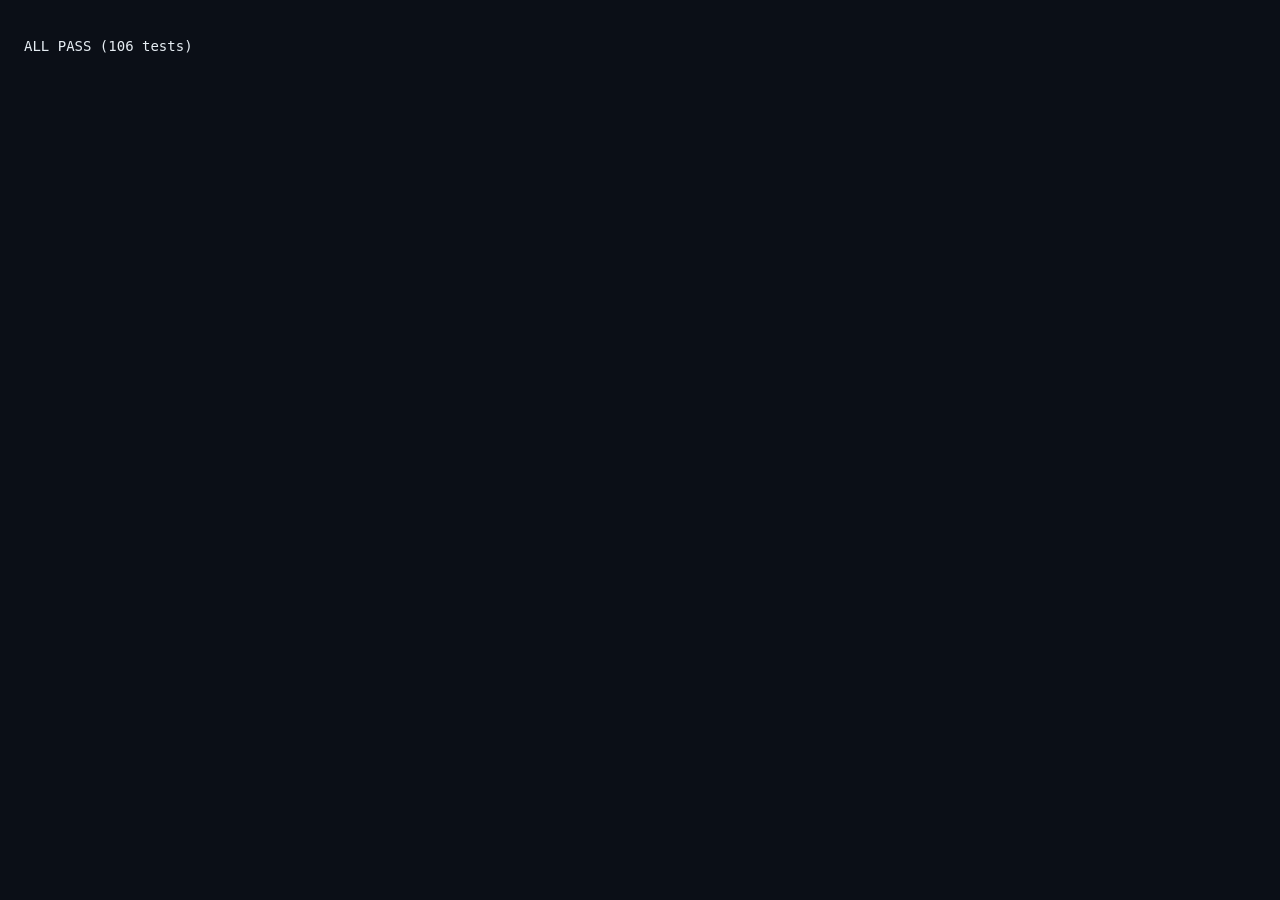
<file: tests/index.html>
<!doctype html>
<html lang="en">
<head>
<meta charset="utf-8">
<title>Billable tests</title>
<style>body{background:#0b0f17;color:#e6edf3;font:14px ui-monospace,Menlo,Consolas,monospace;padding:16px}</style>
</head>
<body>
<pre id="out">RUNNING</pre>
<script type="module">
import { run } from './harness.js';
const files = [
  'time.test.js',
  'store.test.js',
  'economy.test.js',
  'streak.test.js',
  'contracts.test.js',
  'grades.test.js',
  'courses.test.js',
  'session.test.js',
  'office.test.js',
  'achievements.test.js',
  'review.test.js',
  'backup.test.js',
  'fixes.test.js',
  'goals.test.js',
  'fixes2.test.js',
];
const errors = [];
for (const f of files) {
  // Test files for not-yet-built tasks are skipped; any error importing an existing one fails.
  const r = await fetch('./' + f, { method: 'HEAD', cache: 'no-store' });
  if (!r.ok) continue;
  try { await import('./' + f); }
  catch (e) { errors.push(`${f}: ${e.message}`); }
}
await run(errors);
if (new URLSearchParams(location.search).has('report'))
  fetch('/__result', { method: 'POST', body: document.getElementById('out').textContent });
</script>
</body>
</html>
</file>
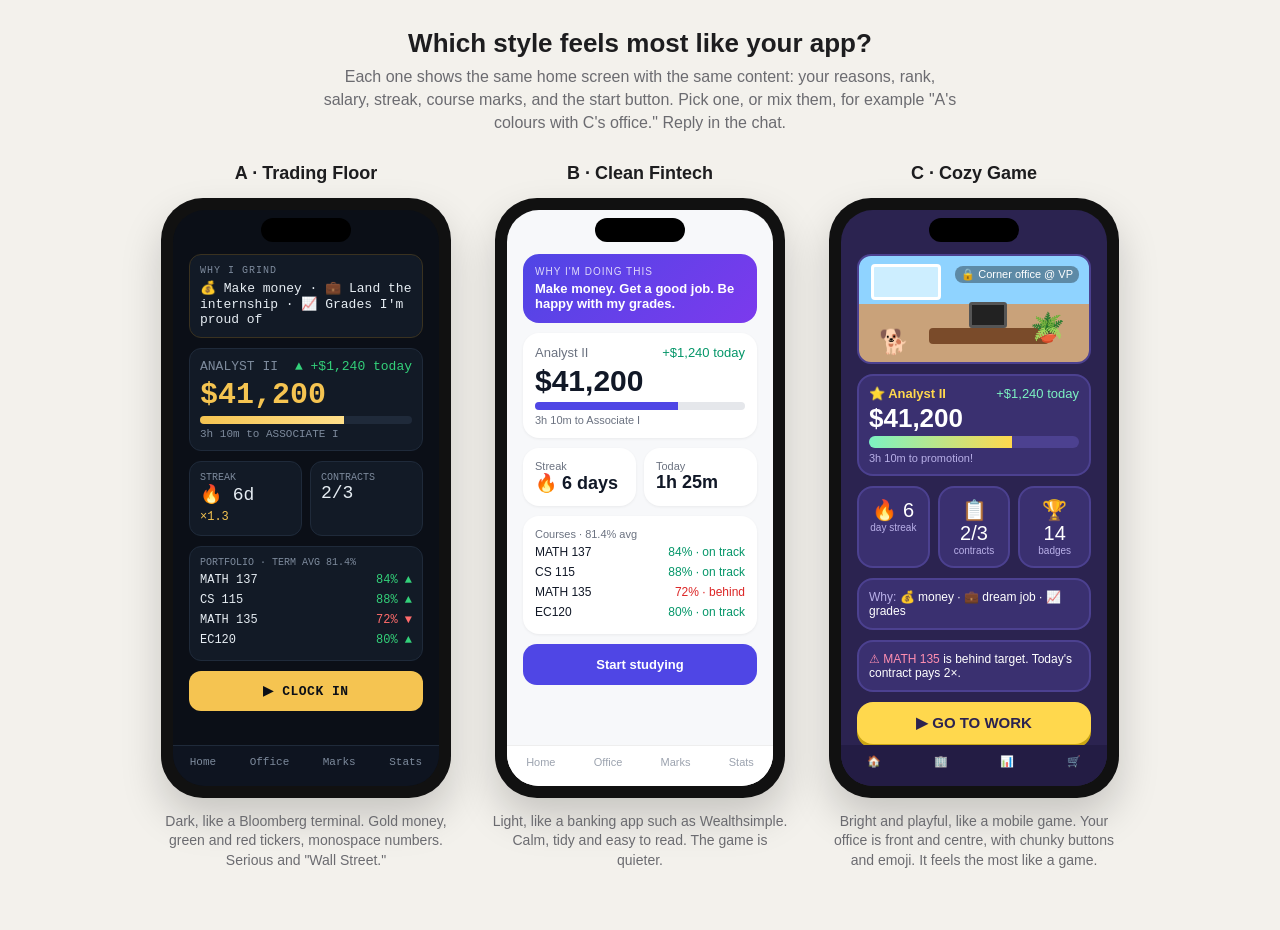
<file: mockups/styles.html>
<!doctype html>
<html lang="en">
<head>
<meta charset="utf-8">
<meta name="viewport" content="width=device-width,initial-scale=1">
<title>Style Options</title>
<style>
  :root{--bg:#f3f1ec;--ink:#1d1d1f;--muted:#6b6b70}
  *{box-sizing:border-box}
  body{margin:0;background:var(--bg);color:var(--ink);font-family:-apple-system,BlinkMacSystemFont,"Segoe UI",Roboto,sans-serif;padding:28px 16px 60px}
  h1{font-size:26px;margin:0 0 6px;text-align:center}
  .sub{color:var(--muted);text-align:center;margin:0 auto 28px;max-width:640px;line-height:1.45}
  .row{display:flex;flex-wrap:wrap;gap:34px;justify-content:center}
  .col{display:flex;flex-direction:column;align-items:center;gap:14px;max-width:300px}
  .tag{font-weight:700;font-size:18px}
  .desc{color:var(--muted);font-size:14px;text-align:center;line-height:1.4}
  .phone{width:290px;height:600px;border-radius:42px;padding:12px;background:#111;box-shadow:0 20px 40px rgba(0,0,0,.18)}
  .screen{width:100%;height:100%;border-radius:32px;overflow:hidden;position:relative;font-size:13px}
  .notch{position:absolute;top:8px;left:50%;transform:translateX(-50%);width:90px;height:24px;border-radius:14px;background:#000;z-index:5}
  .pad{padding:44px 16px 16px;height:100%;display:flex;flex-direction:column;gap:10px}
  .bar{height:8px;border-radius:6px;overflow:hidden}
  .bar>i{display:block;height:100%}
  .tabbar{position:absolute;bottom:0;left:0;right:0;display:flex;justify-content:space-around;padding:10px 0 18px;font-size:11px}
  .mini{display:flex;justify-content:space-between;align-items:center}
  .course{display:flex;justify-content:space-between;font-size:12px;padding:3px 0}

  /* A - Trading floor */
  .a{background:#0b0f17;color:#e6edf3;font-family:"SF Mono",ui-monospace,Menlo,Consolas,monospace}
  .a .card{background:#121a26;border:1px solid #1f2a3a;border-radius:12px;padding:10px}
  .a .gold{color:#f5c451}.a .green{color:#33d17a}.a .red{color:#ff6b6b}.a .dim{color:#7d8a9c}
  .a .bar{background:#1f2a3a}.a .bar>i{background:linear-gradient(90deg,#f5c451,#ffdf8a)}
  .a .btn{background:#f5c451;color:#0b0f17;text-align:center;font-weight:800;padding:12px;border-radius:12px;letter-spacing:.5px}
  .a .tabbar{background:#0e1420;border-top:1px solid #1f2a3a;color:#7d8a9c}

  /* B - Clean fintech */
  .b{background:#f7f8fa;color:#111827}
  .b .card{background:#fff;border-radius:16px;padding:12px;box-shadow:0 1px 3px rgba(0,0,0,.06)}
  .b .accent{color:#4f46e5}.b .green{color:#059669}.b .red{color:#dc2626}.b .dim{color:#6b7280}
  .b .bar{background:#e5e7eb}.b .bar>i{background:#4f46e5}
  .b .btn{background:#4f46e5;color:#fff;text-align:center;font-weight:700;padding:13px;border-radius:14px}
  .b .tabbar{background:#fff;border-top:1px solid #eee;color:#9ca3af}
  .b .why{background:linear-gradient(135deg,#4f46e5,#7c3aed);color:#fff;border-radius:16px;padding:12px}

  /* C - Cozy game */
  .c{background:#2b2350;color:#fff;font-family:"Trebuchet MS","Segoe UI",sans-serif}
  .c .card{background:#3a3070;border-radius:16px;padding:10px;border:2px solid #4c4190}
  .c .yel{color:#ffd84d}.c .mint{color:#7cf2c2}.c .pink{color:#ff8fb1}.c .dim{color:#b9b0e8}
  .c .bar{background:#4c4190;height:12px;border-radius:8px}.c .bar>i{background:linear-gradient(90deg,#7cf2c2,#ffd84d)}
  .c .btn{background:#ffd84d;color:#2b2350;text-align:center;font-weight:900;padding:12px;border-radius:16px;box-shadow:0 4px 0 #c9a514;font-size:15px}
  .c .tabbar{background:#231c44;color:#b9b0e8}
  .office{height:110px;border-radius:14px;background:linear-gradient(#8fd3ff 0 45%,#c9a27a 45%);position:relative;overflow:hidden;border:2px solid #4c4190}
  .office .win{position:absolute;top:8px;left:12px;width:70px;height:36px;background:#cdeeff;border:3px solid #fff;border-radius:4px}
  .office .desk{position:absolute;bottom:18px;left:70px;width:120px;height:16px;background:#7a4b2a;border-radius:4px}
  .office .pc{position:absolute;bottom:34px;left:110px;width:38px;height:26px;background:#222;border:3px solid #555;border-radius:3px}
  .office .plant{position:absolute;bottom:18px;right:24px;font-size:28px}
  .office .dog{position:absolute;bottom:6px;left:20px;font-size:24px}
  .office .lock{position:absolute;top:10px;right:10px;font-size:11px;background:rgba(0,0,0,.35);padding:2px 6px;border-radius:8px}
</style>
</head>
<body>
<h1>Which style feels most like your app?</h1>
<p class="sub">Each one shows the same home screen with the same content: your reasons, rank, salary, streak, course marks, and the start button. Pick one, or mix them, for example "A's colours with C's office." Reply in the chat.</p>

<div class="row">

  <!-- A -->
  <div class="col">
    <div class="tag">A · Trading Floor</div>
    <div class="phone"><div class="screen a"><div class="notch"></div><div class="pad">
      <div class="card" style="border-color:#3a3220">
        <div class="dim" style="font-size:10px;letter-spacing:1px">WHY I GRIND</div>
        <div style="margin-top:4px">💰 Make money · 💼 Land the internship · 📈 Grades I'm proud of</div>
      </div>
      <div class="card">
        <div class="mini"><span class="dim">ANALYST II</span><span class="green">▲ +$1,240 today</span></div>
        <div class="gold" style="font-size:30px;font-weight:800;margin:4px 0">$41,200</div>
        <div class="bar"><i style="width:68%"></i></div>
        <div class="dim" style="font-size:11px;margin-top:4px">3h 10m to ASSOCIATE I</div>
      </div>
      <div style="display:flex;gap:8px">
        <div class="card" style="flex:1"><div class="dim" style="font-size:10px">STREAK</div><div style="font-size:18px">🔥 6d <span class="gold" style="font-size:12px">×1.3</span></div></div>
        <div class="card" style="flex:1"><div class="dim" style="font-size:10px">CONTRACTS</div><div style="font-size:18px">2/3</div></div>
      </div>
      <div class="card">
        <div class="dim" style="font-size:10px;margin-bottom:2px">PORTFOLIO · TERM AVG 81.4%</div>
        <div class="course"><span>MATH 137</span><span class="green">84% ▲</span></div>
        <div class="course"><span>CS 115</span><span class="green">88% ▲</span></div>
        <div class="course"><span>MATH 135</span><span class="red">72% ▼</span></div>
        <div class="course"><span>EC120</span><span class="green">80% ▲</span></div>
      </div>
      <div class="btn">▶ CLOCK IN</div>
    </div><div class="tabbar"><span>Home</span><span>Office</span><span>Marks</span><span>Stats</span></div></div></div>
    <div class="desc">Dark, like a Bloomberg terminal. Gold money, green and red tickers, monospace numbers. Serious and "Wall Street."</div>
  </div>

  <!-- B -->
  <div class="col">
    <div class="tag">B · Clean Fintech</div>
    <div class="phone"><div class="screen b"><div class="notch"></div><div class="pad">
      <div class="why">
        <div style="font-size:10px;opacity:.8;letter-spacing:1px">WHY I'M DOING THIS</div>
        <div style="margin-top:4px;font-weight:600">Make money. Get a good job. Be happy with my grades.</div>
      </div>
      <div class="card">
        <div class="mini"><span class="dim">Analyst II</span><span class="green">+$1,240 today</span></div>
        <div style="font-size:30px;font-weight:800;margin:4px 0">$41,200</div>
        <div class="bar"><i style="width:68%"></i></div>
        <div class="dim" style="font-size:11px;margin-top:4px">3h 10m to Associate I</div>
      </div>
      <div style="display:flex;gap:8px">
        <div class="card" style="flex:1"><div class="dim" style="font-size:11px">Streak</div><div style="font-size:18px;font-weight:700">🔥 6 days</div></div>
        <div class="card" style="flex:1"><div class="dim" style="font-size:11px">Today</div><div style="font-size:18px;font-weight:700">1h 25m</div></div>
      </div>
      <div class="card">
        <div class="dim" style="font-size:11px;margin-bottom:2px">Courses · 81.4% avg</div>
        <div class="course"><span>MATH 137</span><span class="green">84% · on track</span></div>
        <div class="course"><span>CS 115</span><span class="green">88% · on track</span></div>
        <div class="course"><span>MATH 135</span><span class="red">72% · behind</span></div>
        <div class="course"><span>EC120</span><span class="green">80% · on track</span></div>
      </div>
      <div class="btn">Start studying</div>
    </div><div class="tabbar"><span>Home</span><span>Office</span><span>Marks</span><span>Stats</span></div></div></div>
    <div class="desc">Light, like a banking app such as Wealthsimple. Calm, tidy and easy to read. The game is quieter.</div>
  </div>

  <!-- C -->
  <div class="col">
    <div class="tag">C · Cozy Game</div>
    <div class="phone"><div class="screen c"><div class="notch"></div><div class="pad">
      <div class="office">
        <div class="win"></div><div class="desk"></div><div class="pc"></div>
        <div class="plant">🪴</div><div class="dog">🐕</div>
        <div class="lock">🔒 Corner office @ VP</div>
      </div>
      <div class="card">
        <div class="mini"><span class="yel" style="font-weight:800">⭐ Analyst II</span><span class="mint">+$1,240 today</span></div>
        <div style="font-size:26px;font-weight:900;margin:2px 0">$41,200</div>
        <div class="bar"><i style="width:68%"></i></div>
        <div class="dim" style="font-size:11px;margin-top:4px">3h 10m to promotion!</div>
      </div>
      <div style="display:flex;gap:8px">
        <div class="card" style="flex:1;text-align:center"><div style="font-size:20px">🔥 6</div><div class="dim" style="font-size:10px">day streak</div></div>
        <div class="card" style="flex:1;text-align:center"><div style="font-size:20px">📋 2/3</div><div class="dim" style="font-size:10px">contracts</div></div>
        <div class="card" style="flex:1;text-align:center"><div style="font-size:20px">🏆 14</div><div class="dim" style="font-size:10px">badges</div></div>
      </div>
      <div class="card" style="font-size:12px">
        <span class="dim">Why:</span> 💰 money · 💼 dream job · 📈 grades
      </div>
      <div class="card" style="font-size:12px"><span class="pink">⚠ MATH 135</span> is behind target. Today's contract pays 2×.</div>
      <div class="btn">▶ GO TO WORK</div>
    </div><div class="tabbar"><span>🏠</span><span>🏢</span><span>📊</span><span>🛒</span></div></div></div>
    <div class="desc">Bright and playful, like a mobile game. Your office is front and centre, with chunky buttons and emoji. It feels the most like a game.</div>
  </div>

</div>
</body>
</html>
</file>
